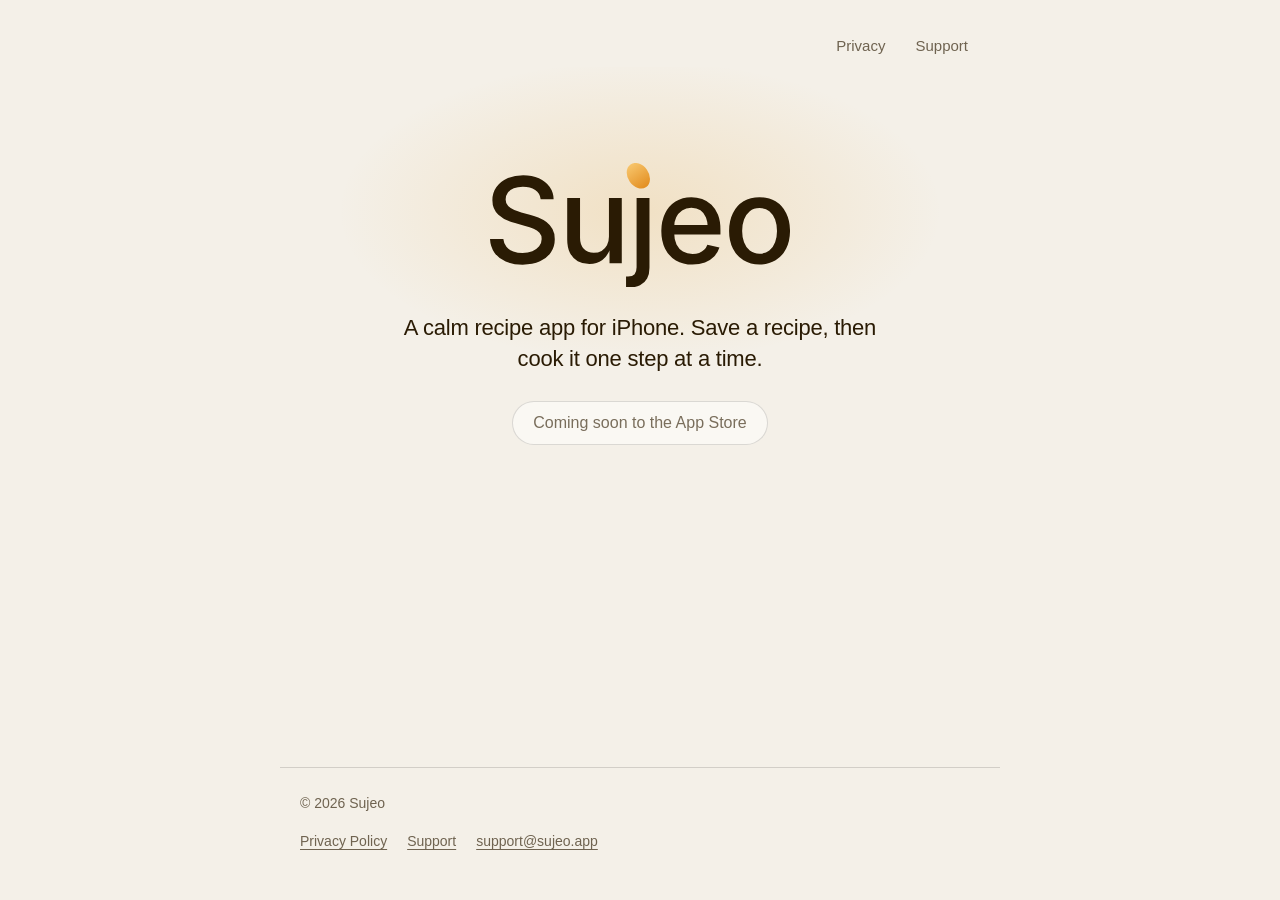
<file: index.html>
<!doctype html><html lang="en"><head><meta charset="utf-8"><meta name="viewport" content="width=device-width,initial-scale=1"><meta name="color-scheme" content="light dark"><title>Sujeo</title><meta name="description" content="Sujeo is a calm recipe app for iPhone."><link rel="stylesheet" href="/style.css"></head><body><header><span></span><nav><a href="/privacy.html">Privacy</a><a href="/support.html">Support</a></nav></header><main><section class="hero"><svg class="wm" xmlns="http://www.w3.org/2000/svg" viewBox="106 -1718 5145 2136" role="img" aria-label="Sujeo"><title>Sujeo</title><defs><linearGradient id="sg" x1="0" y1="0" x2="0" y2="1"><stop offset="0" stop-color="#F7C46A"/><stop offset="1" stop-color="#E38F22"/></linearGradient></defs><g fill="var(--wm)"><path d="M665 25Q498 25 375.0 -28.0Q252 -81 182.5 -179.5Q113 -278 106 -414H335Q342 -333 387.5 -280.0Q433 -227 506.0 -201.0Q579 -175 664 -175Q759 -175 832.5 -204.5Q906 -234 949.0 -288.5Q992 -343 992 -415Q992 -480 954.5 -521.5Q917 -563 853.5 -590.5Q790 -618 709 -639L535 -687Q352 -736 249.5 -832.0Q147 -928 147 -1081Q147 -1210 216.5 -1306.5Q286 -1403 405.5 -1456.5Q525 -1510 675 -1510Q828 -1510 944.5 -1456.5Q1061 -1403 1127.5 -1310.0Q1194 -1217 1197 -1098H975Q964 -1200 880.5 -1256.0Q797 -1312 670 -1312Q580 -1312 513.5 -1284.0Q447 -1256 410.5 -1206.5Q374 -1157 374 -1094Q374 -1023 417.5 -979.5Q461 -936 523.5 -910.5Q586 -885 643 -870L788 -832Q859 -814 934.5 -783.5Q1010 -753 1074.0 -704.5Q1138 -656 1177.5 -584.5Q1217 -513 1217 -412Q1217 -286 1152.0 -187.0Q1087 -88 963.5 -31.5Q840 25 665 25Z"/><path d="M1811.04 14Q1697.04 14 1611.04 -34.0Q1525.04 -82 1477.54 -176.0Q1430.04 -270 1430.04 -408V-1118H1650.04V-435Q1650.04 -314 1713.54 -246.0Q1777.04 -178 1886.04 -178Q1961.04 -178 2019.54 -210.5Q2078.04 -243 2112.04 -305.5Q2146.04 -368 2146.04 -456V-1118H2366.04V0H2156.04L2155.04 -274H2176.04Q2127.04 -122 2033.04 -54.0Q1939.04 14 1811.04 14Z"/><path d="M2620.08 -1118H2841.08V72Q2842.08 186 2800.58 263.0Q2759.08 340 2679.08 379.0Q2599.08 418 2483.08 418H2439.08V229H2474.08Q2552.08 229 2586.08 188.5Q2620.08 148 2620.08 71Z"/><path d="M3578.12 23Q3413.12 23 3293.12 -48.0Q3173.12 -119 3108.62 -248.0Q3044.12 -377 3044.12 -551Q3044.12 -723 3107.62 -854.0Q3171.12 -985 3287.12 -1058.5Q3403.12 -1132 3559.12 -1132Q3655.12 -1132 3744.12 -1100.5Q3833.12 -1069 3904.12 -1002.0Q3975.12 -935 4016.62 -828.5Q4058.12 -722 4058.12 -570V-492H3167.12V-656H3945.12L3842.12 -602Q3842.12 -705 3810.12 -783.5Q3778.12 -862 3715.62 -906.0Q3653.12 -950 3559.12 -950Q3466.12 -950 3400.12 -905.0Q3334.12 -860 3299.62 -786.5Q3265.12 -713 3265.12 -626V-514Q3265.12 -399 3304.62 -319.5Q3344.12 -240 3415.12 -199.5Q3486.12 -159 3580.12 -159Q3642.12 -159 3692.12 -176.5Q3742.12 -194 3778.62 -229.5Q3815.12 -265 3834.12 -317L4041.12 -268Q4014.12 -182 3950.62 -116.0Q3887.12 -50 3792.62 -13.5Q3698.12 23 3578.12 23Z"/><path d="M4728.16 23Q4571.16 23 4453.66 -49.0Q4336.16 -121 4271.16 -251.0Q4206.16 -381 4206.16 -553Q4206.16 -727 4271.16 -857.5Q4336.16 -988 4453.66 -1060.0Q4571.16 -1132 4728.16 -1132Q4886.16 -1132 5003.66 -1060.0Q5121.16 -988 5186.16 -857.5Q5251.16 -727 5251.16 -553Q5251.16 -381 5186.16 -251.0Q5121.16 -121 5003.66 -49.0Q4886.16 23 4728.16 23ZM4728.16 -163Q4830.16 -163 4896.66 -216.5Q4963.16 -270 4995.66 -358.5Q5028.16 -447 5028.16 -553Q5028.16 -660 4995.66 -749.5Q4963.16 -839 4896.66 -892.5Q4830.16 -946 4728.16 -946Q4627.16 -946 4561.16 -892.5Q4495.16 -839 4462.66 -750.0Q4430.16 -661 4430.16 -553Q4430.16 -447 4462.66 -358.5Q4495.16 -270 4561.16 -216.5Q4627.16 -163 4728.16 -163Z"/></g><ellipse cx="2650.1" cy="-1500" rx="179.5" ry="234.7" transform="rotate(-35 2650.1 -1500)" fill="url(#sg)"/></svg><p class="lead">A calm recipe app for iPhone. Save a recipe, then cook it one step at a time.</p><span class="pill soft">Coming soon to the App Store</span></section></main><footer><span>&copy; 2026 Sujeo</span><a href="/privacy.html">Privacy Policy</a><a href="/support.html">Support</a><a href="mailto:support@sujeo.app">support@sujeo.app</a></footer></body></html>
</file>
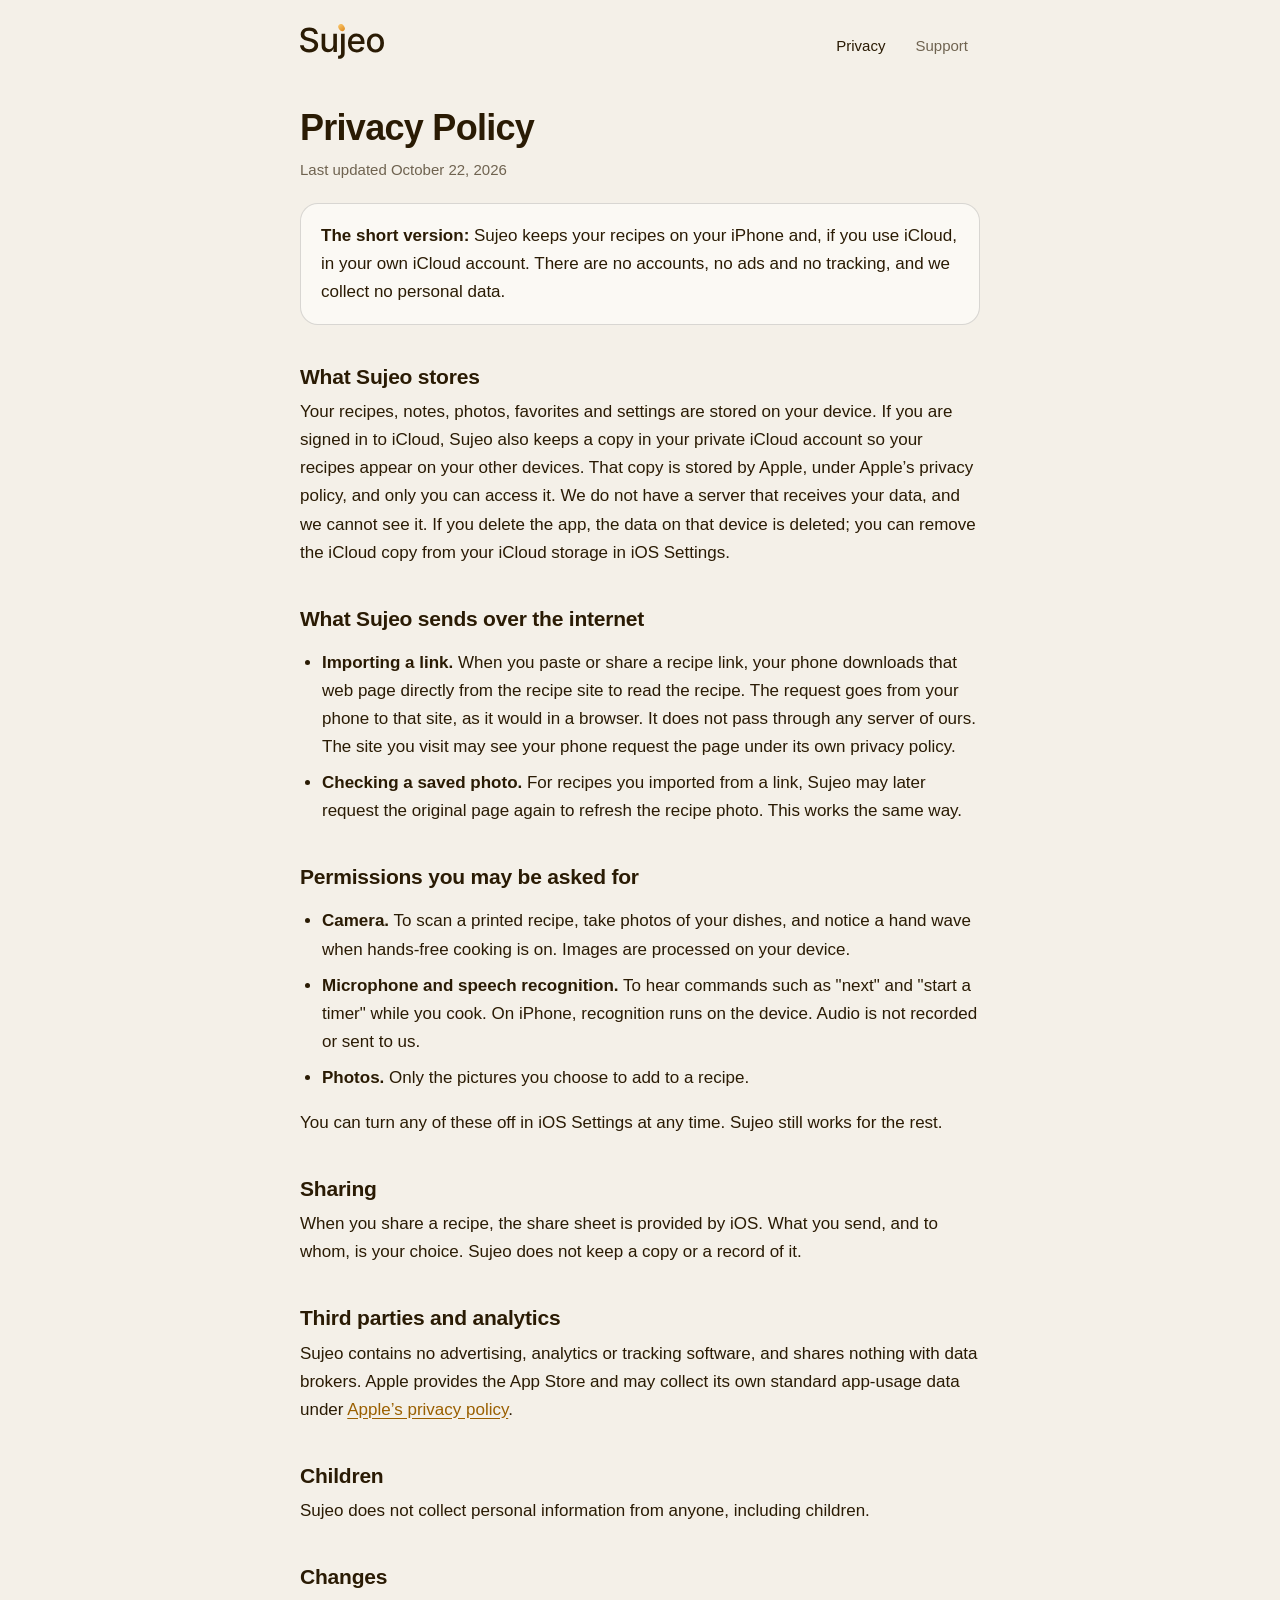
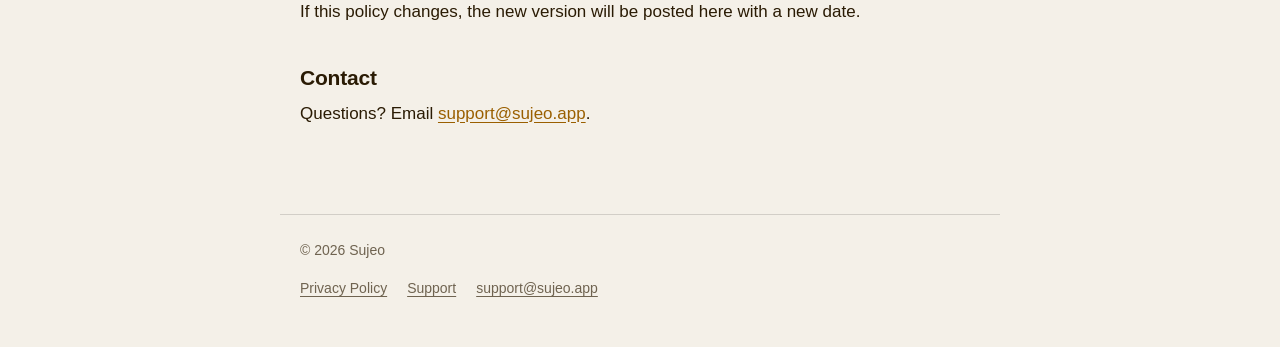
<file: privacy.html>
<!doctype html><html lang="en"><head><meta charset="utf-8"><meta name="viewport" content="width=device-width,initial-scale=1"><meta name="color-scheme" content="light dark"><title>Sujeo Privacy Policy</title><meta name="description" content="Sujeo is a calm recipe app for iPhone."><link rel="stylesheet" href="/style.css"></head><body><header><a href="/" aria-label="Sujeo home"><svg class="wm" xmlns="http://www.w3.org/2000/svg" viewBox="106 -1718 5145 2136" role="img" aria-label="Sujeo"><title>Sujeo</title><defs><linearGradient id="sg" x1="0" y1="0" x2="0" y2="1"><stop offset="0" stop-color="#F7C46A"/><stop offset="1" stop-color="#E38F22"/></linearGradient></defs><g fill="var(--wm)"><path d="M665 25Q498 25 375.0 -28.0Q252 -81 182.5 -179.5Q113 -278 106 -414H335Q342 -333 387.5 -280.0Q433 -227 506.0 -201.0Q579 -175 664 -175Q759 -175 832.5 -204.5Q906 -234 949.0 -288.5Q992 -343 992 -415Q992 -480 954.5 -521.5Q917 -563 853.5 -590.5Q790 -618 709 -639L535 -687Q352 -736 249.5 -832.0Q147 -928 147 -1081Q147 -1210 216.5 -1306.5Q286 -1403 405.5 -1456.5Q525 -1510 675 -1510Q828 -1510 944.5 -1456.5Q1061 -1403 1127.5 -1310.0Q1194 -1217 1197 -1098H975Q964 -1200 880.5 -1256.0Q797 -1312 670 -1312Q580 -1312 513.5 -1284.0Q447 -1256 410.5 -1206.5Q374 -1157 374 -1094Q374 -1023 417.5 -979.5Q461 -936 523.5 -910.5Q586 -885 643 -870L788 -832Q859 -814 934.5 -783.5Q1010 -753 1074.0 -704.5Q1138 -656 1177.5 -584.5Q1217 -513 1217 -412Q1217 -286 1152.0 -187.0Q1087 -88 963.5 -31.5Q840 25 665 25Z"/><path d="M1811.04 14Q1697.04 14 1611.04 -34.0Q1525.04 -82 1477.54 -176.0Q1430.04 -270 1430.04 -408V-1118H1650.04V-435Q1650.04 -314 1713.54 -246.0Q1777.04 -178 1886.04 -178Q1961.04 -178 2019.54 -210.5Q2078.04 -243 2112.04 -305.5Q2146.04 -368 2146.04 -456V-1118H2366.04V0H2156.04L2155.04 -274H2176.04Q2127.04 -122 2033.04 -54.0Q1939.04 14 1811.04 14Z"/><path d="M2620.08 -1118H2841.08V72Q2842.08 186 2800.58 263.0Q2759.08 340 2679.08 379.0Q2599.08 418 2483.08 418H2439.08V229H2474.08Q2552.08 229 2586.08 188.5Q2620.08 148 2620.08 71Z"/><path d="M3578.12 23Q3413.12 23 3293.12 -48.0Q3173.12 -119 3108.62 -248.0Q3044.12 -377 3044.12 -551Q3044.12 -723 3107.62 -854.0Q3171.12 -985 3287.12 -1058.5Q3403.12 -1132 3559.12 -1132Q3655.12 -1132 3744.12 -1100.5Q3833.12 -1069 3904.12 -1002.0Q3975.12 -935 4016.62 -828.5Q4058.12 -722 4058.12 -570V-492H3167.12V-656H3945.12L3842.12 -602Q3842.12 -705 3810.12 -783.5Q3778.12 -862 3715.62 -906.0Q3653.12 -950 3559.12 -950Q3466.12 -950 3400.12 -905.0Q3334.12 -860 3299.62 -786.5Q3265.12 -713 3265.12 -626V-514Q3265.12 -399 3304.62 -319.5Q3344.12 -240 3415.12 -199.5Q3486.12 -159 3580.12 -159Q3642.12 -159 3692.12 -176.5Q3742.12 -194 3778.62 -229.5Q3815.12 -265 3834.12 -317L4041.12 -268Q4014.12 -182 3950.62 -116.0Q3887.12 -50 3792.62 -13.5Q3698.12 23 3578.12 23Z"/><path d="M4728.16 23Q4571.16 23 4453.66 -49.0Q4336.16 -121 4271.16 -251.0Q4206.16 -381 4206.16 -553Q4206.16 -727 4271.16 -857.5Q4336.16 -988 4453.66 -1060.0Q4571.16 -1132 4728.16 -1132Q4886.16 -1132 5003.66 -1060.0Q5121.16 -988 5186.16 -857.5Q5251.16 -727 5251.16 -553Q5251.16 -381 5186.16 -251.0Q5121.16 -121 5003.66 -49.0Q4886.16 23 4728.16 23ZM4728.16 -163Q4830.16 -163 4896.66 -216.5Q4963.16 -270 4995.66 -358.5Q5028.16 -447 5028.16 -553Q5028.16 -660 4995.66 -749.5Q4963.16 -839 4896.66 -892.5Q4830.16 -946 4728.16 -946Q4627.16 -946 4561.16 -892.5Q4495.16 -839 4462.66 -750.0Q4430.16 -661 4430.16 -553Q4430.16 -447 4462.66 -358.5Q4495.16 -270 4561.16 -216.5Q4627.16 -163 4728.16 -163Z"/></g><ellipse cx="2650.1" cy="-1500" rx="179.5" ry="234.7" transform="rotate(-35 2650.1 -1500)" fill="url(#sg)"/></svg></a><nav><a href="/privacy.html" aria-current="page">Privacy</a><a href="/support.html">Support</a></nav></header><main><h1>Privacy Policy</h1><p class="mute">Last updated October 22, 2026</p>
<div class="card"><strong>The short version:</strong> Sujeo keeps your recipes on your iPhone and, if you use iCloud, in your own iCloud account. There are no accounts, no ads and no tracking, and we collect no personal data.</div>
<h2>What Sujeo stores</h2><p>Your recipes, notes, photos, favorites and settings are stored on your device. If you are signed in to iCloud, Sujeo also keeps a copy in your private iCloud account so your recipes appear on your other devices. That copy is stored by Apple, under Apple&rsquo;s privacy policy, and only you can access it. We do not have a server that receives your data, and we cannot see it. If you delete the app, the data on that device is deleted; you can remove the iCloud copy from your iCloud storage in iOS Settings.</p>
<h2>What Sujeo sends over the internet</h2><ul>
<li><strong>Importing a link.</strong> When you paste or share a recipe link, your phone downloads that web page directly from the recipe site to read the recipe. The request goes from your phone to that site, as it would in a browser. It does not pass through any server of ours. The site you visit may see your phone request the page under its own privacy policy.</li>
<li><strong>Checking a saved photo.</strong> For recipes you imported from a link, Sujeo may later request the original page again to refresh the recipe photo. This works the same way.</li></ul>
<h2>Permissions you may be asked for</h2><ul>
<li><strong>Camera.</strong> To scan a printed recipe, take photos of your dishes, and notice a hand wave when hands-free cooking is on. Images are processed on your device.</li>
<li><strong>Microphone and speech recognition.</strong> To hear commands such as "next" and "start a timer" while you cook. On iPhone, recognition runs on the device. Audio is not recorded or sent to us.</li>
<li><strong>Photos.</strong> Only the pictures you choose to add to a recipe.</li></ul>
<p>You can turn any of these off in iOS Settings at any time. Sujeo still works for the rest.</p>
<h2>Sharing</h2><p>When you share a recipe, the share sheet is provided by iOS. What you send, and to whom, is your choice. Sujeo does not keep a copy or a record of it.</p>
<h2>Third parties and analytics</h2><p>Sujeo contains no advertising, analytics or tracking software, and shares nothing with data brokers. Apple provides the App Store and may collect its own standard app-usage data under <a href="https://www.apple.com/legal/privacy/">Apple&rsquo;s privacy policy</a>.</p>
<h2>Children</h2><p>Sujeo does not collect personal information from anyone, including children.</p>
<h2>Changes</h2><p>If this policy changes, the new version will be posted here with a new date.</p>
<h2>Contact</h2><p>Questions? Email <a href="mailto:support@sujeo.app">support@sujeo.app</a>.</p></main><footer><span>&copy; 2026 Sujeo</span><a href="/privacy.html">Privacy Policy</a><a href="/support.html">Support</a><a href="mailto:support@sujeo.app">support@sujeo.app</a></footer></body></html>
</file>
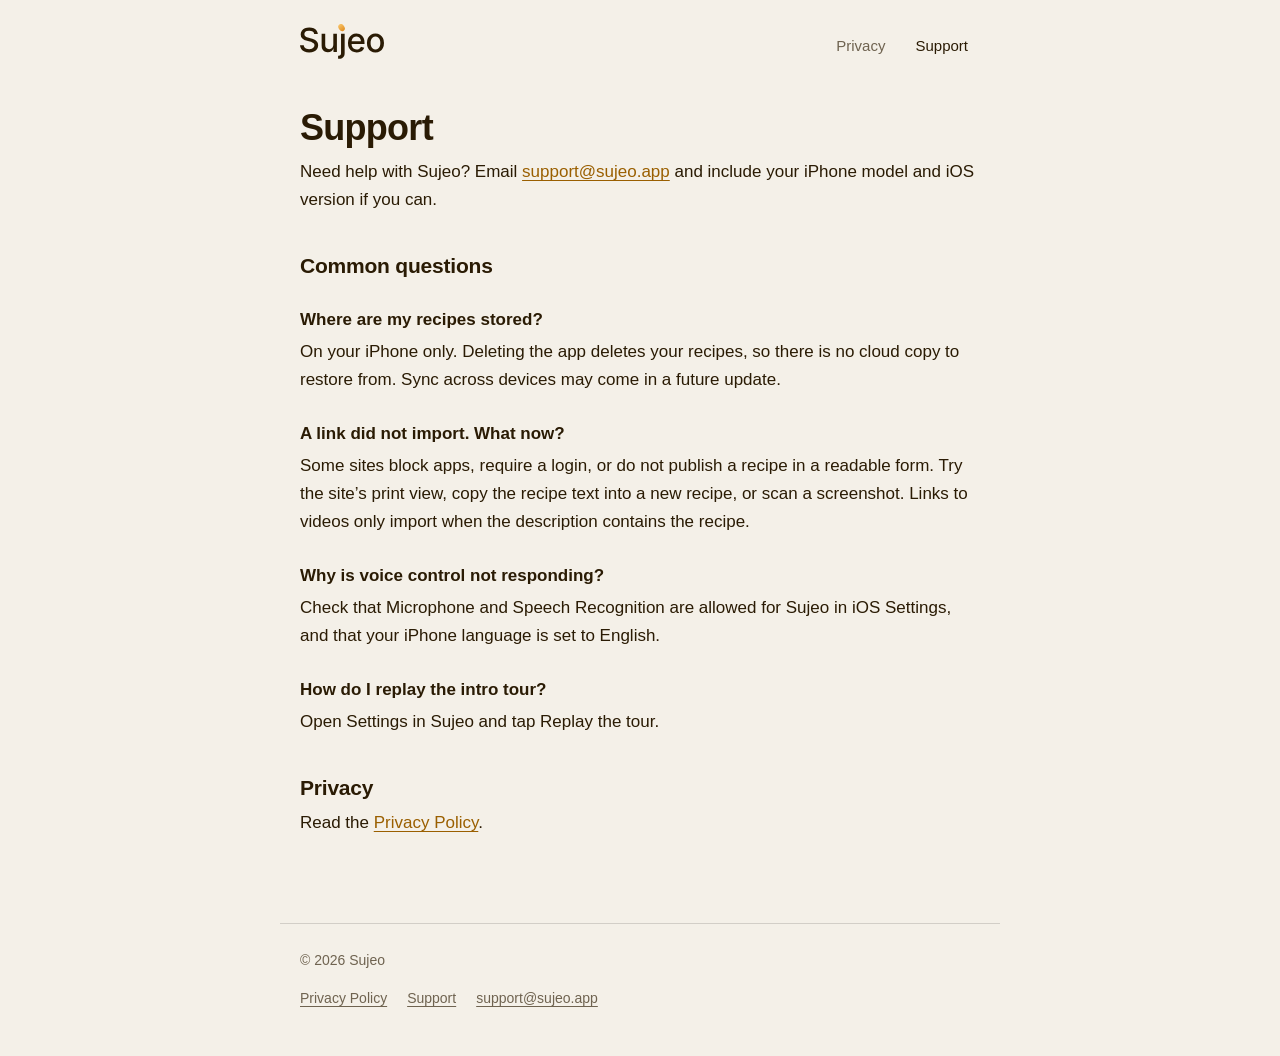
<file: support.html>
<!doctype html><html lang="en"><head><meta charset="utf-8"><meta name="viewport" content="width=device-width,initial-scale=1"><meta name="color-scheme" content="light dark"><title>Sujeo Support</title><meta name="description" content="Sujeo is a calm recipe app for iPhone."><link rel="stylesheet" href="/style.css"></head><body><header><a href="/" aria-label="Sujeo home"><svg class="wm" xmlns="http://www.w3.org/2000/svg" viewBox="106 -1718 5145 2136" role="img" aria-label="Sujeo"><title>Sujeo</title><defs><linearGradient id="sg" x1="0" y1="0" x2="0" y2="1"><stop offset="0" stop-color="#F7C46A"/><stop offset="1" stop-color="#E38F22"/></linearGradient></defs><g fill="var(--wm)"><path d="M665 25Q498 25 375.0 -28.0Q252 -81 182.5 -179.5Q113 -278 106 -414H335Q342 -333 387.5 -280.0Q433 -227 506.0 -201.0Q579 -175 664 -175Q759 -175 832.5 -204.5Q906 -234 949.0 -288.5Q992 -343 992 -415Q992 -480 954.5 -521.5Q917 -563 853.5 -590.5Q790 -618 709 -639L535 -687Q352 -736 249.5 -832.0Q147 -928 147 -1081Q147 -1210 216.5 -1306.5Q286 -1403 405.5 -1456.5Q525 -1510 675 -1510Q828 -1510 944.5 -1456.5Q1061 -1403 1127.5 -1310.0Q1194 -1217 1197 -1098H975Q964 -1200 880.5 -1256.0Q797 -1312 670 -1312Q580 -1312 513.5 -1284.0Q447 -1256 410.5 -1206.5Q374 -1157 374 -1094Q374 -1023 417.5 -979.5Q461 -936 523.5 -910.5Q586 -885 643 -870L788 -832Q859 -814 934.5 -783.5Q1010 -753 1074.0 -704.5Q1138 -656 1177.5 -584.5Q1217 -513 1217 -412Q1217 -286 1152.0 -187.0Q1087 -88 963.5 -31.5Q840 25 665 25Z"/><path d="M1811.04 14Q1697.04 14 1611.04 -34.0Q1525.04 -82 1477.54 -176.0Q1430.04 -270 1430.04 -408V-1118H1650.04V-435Q1650.04 -314 1713.54 -246.0Q1777.04 -178 1886.04 -178Q1961.04 -178 2019.54 -210.5Q2078.04 -243 2112.04 -305.5Q2146.04 -368 2146.04 -456V-1118H2366.04V0H2156.04L2155.04 -274H2176.04Q2127.04 -122 2033.04 -54.0Q1939.04 14 1811.04 14Z"/><path d="M2620.08 -1118H2841.08V72Q2842.08 186 2800.58 263.0Q2759.08 340 2679.08 379.0Q2599.08 418 2483.08 418H2439.08V229H2474.08Q2552.08 229 2586.08 188.5Q2620.08 148 2620.08 71Z"/><path d="M3578.12 23Q3413.12 23 3293.12 -48.0Q3173.12 -119 3108.62 -248.0Q3044.12 -377 3044.12 -551Q3044.12 -723 3107.62 -854.0Q3171.12 -985 3287.12 -1058.5Q3403.12 -1132 3559.12 -1132Q3655.12 -1132 3744.12 -1100.5Q3833.12 -1069 3904.12 -1002.0Q3975.12 -935 4016.62 -828.5Q4058.12 -722 4058.12 -570V-492H3167.12V-656H3945.12L3842.12 -602Q3842.12 -705 3810.12 -783.5Q3778.12 -862 3715.62 -906.0Q3653.12 -950 3559.12 -950Q3466.12 -950 3400.12 -905.0Q3334.12 -860 3299.62 -786.5Q3265.12 -713 3265.12 -626V-514Q3265.12 -399 3304.62 -319.5Q3344.12 -240 3415.12 -199.5Q3486.12 -159 3580.12 -159Q3642.12 -159 3692.12 -176.5Q3742.12 -194 3778.62 -229.5Q3815.12 -265 3834.12 -317L4041.12 -268Q4014.12 -182 3950.62 -116.0Q3887.12 -50 3792.62 -13.5Q3698.12 23 3578.12 23Z"/><path d="M4728.16 23Q4571.16 23 4453.66 -49.0Q4336.16 -121 4271.16 -251.0Q4206.16 -381 4206.16 -553Q4206.16 -727 4271.16 -857.5Q4336.16 -988 4453.66 -1060.0Q4571.16 -1132 4728.16 -1132Q4886.16 -1132 5003.66 -1060.0Q5121.16 -988 5186.16 -857.5Q5251.16 -727 5251.16 -553Q5251.16 -381 5186.16 -251.0Q5121.16 -121 5003.66 -49.0Q4886.16 23 4728.16 23ZM4728.16 -163Q4830.16 -163 4896.66 -216.5Q4963.16 -270 4995.66 -358.5Q5028.16 -447 5028.16 -553Q5028.16 -660 4995.66 -749.5Q4963.16 -839 4896.66 -892.5Q4830.16 -946 4728.16 -946Q4627.16 -946 4561.16 -892.5Q4495.16 -839 4462.66 -750.0Q4430.16 -661 4430.16 -553Q4430.16 -447 4462.66 -358.5Q4495.16 -270 4561.16 -216.5Q4627.16 -163 4728.16 -163Z"/></g><ellipse cx="2650.1" cy="-1500" rx="179.5" ry="234.7" transform="rotate(-35 2650.1 -1500)" fill="url(#sg)"/></svg></a><nav><a href="/privacy.html">Privacy</a><a href="/support.html" aria-current="page">Support</a></nav></header><main><h1>Support</h1><p>Need help with Sujeo? Email <a href="mailto:support@sujeo.app">support@sujeo.app</a> and include your iPhone model and iOS version if you can.</p>
<h2>Common questions</h2>
<h3>Where are my recipes stored?</h3><p>On your iPhone only. Deleting the app deletes your recipes, so there is no cloud copy to restore from. Sync across devices may come in a future update.</p>
<h3>A link did not import. What now?</h3><p>Some sites block apps, require a login, or do not publish a recipe in a readable form. Try the site&rsquo;s print view, copy the recipe text into a new recipe, or scan a screenshot. Links to videos only import when the description contains the recipe.</p>
<h3>Why is voice control not responding?</h3><p>Check that Microphone and Speech Recognition are allowed for Sujeo in iOS Settings, and that your iPhone language is set to English.</p>
<h3>How do I replay the intro tour?</h3><p>Open Settings in Sujeo and tap Replay the tour.</p>
<h2>Privacy</h2><p>Read the <a href="/privacy.html">Privacy Policy</a>.</p></main><footer><span>&copy; 2026 Sujeo</span><a href="/privacy.html">Privacy Policy</a><a href="/support.html">Support</a><a href="mailto:support@sujeo.app">support@sujeo.app</a></footer></body></html>
</file>
<file: style.css>
:root{--bg:#F4F0E8;--card:#FBF9F4;--ink:#2A1B04;--mute:#6f6350;--gold:#D98E14;--goldtxt:#9a5f00;--line:rgba(0,0,0,.14);--wm:#2A1B04;--glow:rgba(227,154,34,.18)}
@media(prefers-color-scheme:dark){:root{--bg:#121110;--card:#1C1915;--ink:#F4F2EC;--mute:#b3a891;--gold:#F7C77A;--goldtxt:#F7C77A;--line:rgba(255,255,255,.14);--wm:#F4F2EC;--glow:rgba(247,199,122,.14)}}
*{box-sizing:border-box}html{-webkit-text-size-adjust:100%}
body{margin:0;background:var(--bg);color:var(--ink);font:17px/1.65 -apple-system,BlinkMacSystemFont,"SF Pro Text","Segoe UI",Helvetica,Arial,sans-serif;min-height:100vh;display:flex;flex-direction:column}
a{color:var(--goldtxt);text-underline-offset:3px}
header{max-width:720px;width:100%;margin:0 auto;padding:22px 20px 0;display:flex;align-items:center;justify-content:space-between}
header .wm{width:84px;height:auto}
header nav{display:flex;gap:6px}
header nav a{color:var(--mute);text-decoration:none;font-size:15px;padding:12px 12px;min-height:44px;display:inline-flex;align-items:center;border-radius:12px}
header nav a:hover,header nav a[aria-current]{color:var(--ink)}
main{max-width:720px;width:100%;margin:0 auto;padding:36px 20px 72px;flex:1}
h1{font:700 36px/1.15 -apple-system,BlinkMacSystemFont,"SF Pro Display","Segoe UI",Helvetica,Arial,sans-serif;margin:0 0 10px;letter-spacing:-.02em}
h2{font:650 21px/1.3 -apple-system,BlinkMacSystemFont,"SF Pro Display","Segoe UI",Helvetica,Arial,sans-serif;margin:38px 0 8px;letter-spacing:-.01em}
h3{font-size:17px;margin:26px 0 4px}
p{margin:0 0 14px}.mute{color:var(--mute);font-size:15px}
.card{background:var(--card);border:1px solid var(--line);border-radius:18px;padding:18px 20px;margin:20px 0}
ul{padding-left:22px}li{margin:8px 0}
.hero{text-align:center;padding:56px 0 40px;position:relative}
.hero::before{content:"";position:absolute;inset:-40px -20px auto;height:360px;background:radial-gradient(60% 60% at 50% 40%,var(--glow),transparent 70%);z-index:-1}
.hero .wm{width:min(300px,70%);height:auto;margin:0 auto 26px;display:block}
.hero p.lead{font:500 22px/1.4 -apple-system,BlinkMacSystemFont,"SF Pro Display","Segoe UI",Helvetica,Arial,sans-serif;margin:0 auto 26px;max-width:480px;letter-spacing:-.01em}
.pill{display:inline-flex;align-items:center;gap:8px;min-height:44px;padding:0 20px;border-radius:999px;background:linear-gradient(180deg,#F7C46A,#E38F22);color:#2A1B04;font-weight:600;font-size:16px;opacity:.92}
.pill.soft{background:var(--card);color:var(--mute);border:1px solid var(--line);font-weight:500}
.three{display:grid;gap:14px;grid-template-columns:1fr;margin-top:30px}
@media(min-width:640px){.three{grid-template-columns:repeat(3,1fr)}}
.three .card{margin:0}.three b{display:block;font-weight:600;font-size:17px;margin-bottom:4px}
footer{max-width:720px;width:100%;margin:0 auto;padding:20px 20px 36px;color:var(--mute);font-size:14px;display:flex;gap:0 20px;flex-wrap:wrap;align-items:center;border-top:1px solid var(--line)}
footer span{flex-basis:100%;min-height:32px;display:flex;align-items:center}
footer a{color:var(--mute);min-height:44px;display:inline-flex;align-items:center}
</file>
